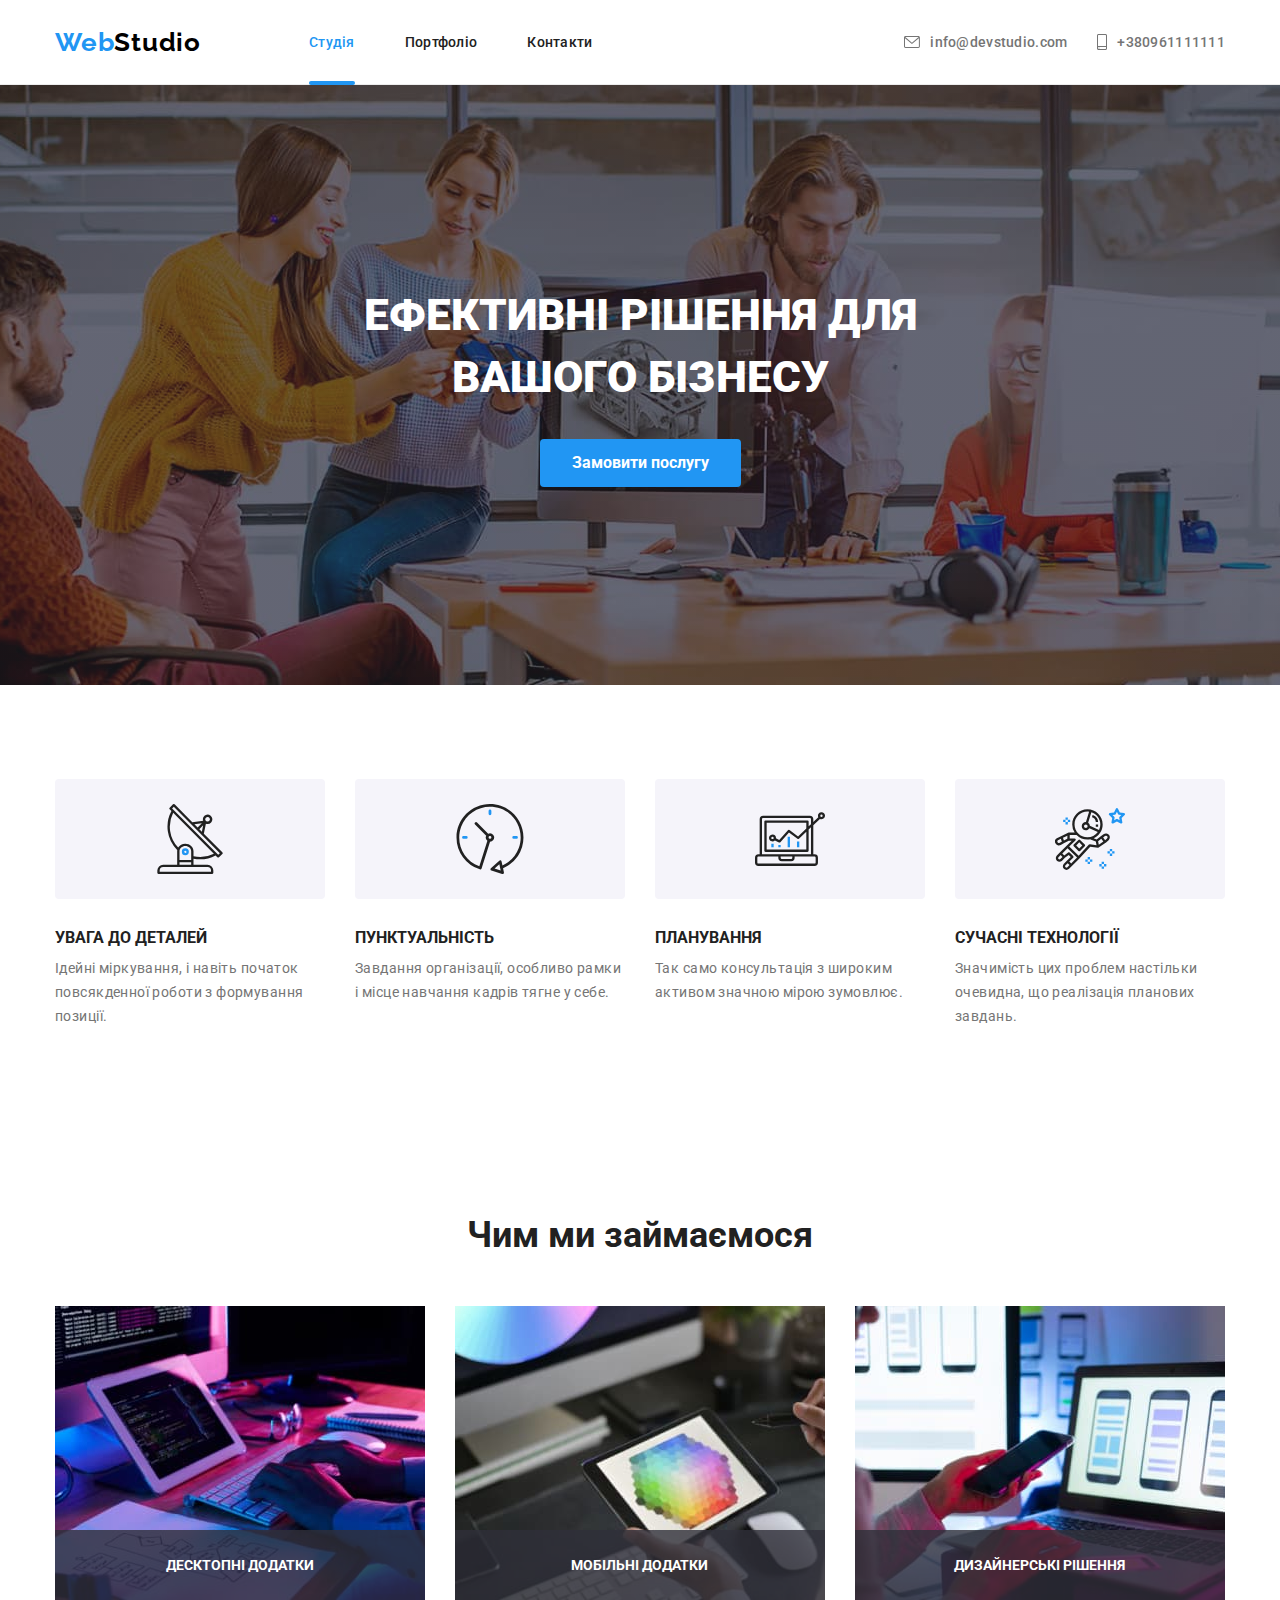
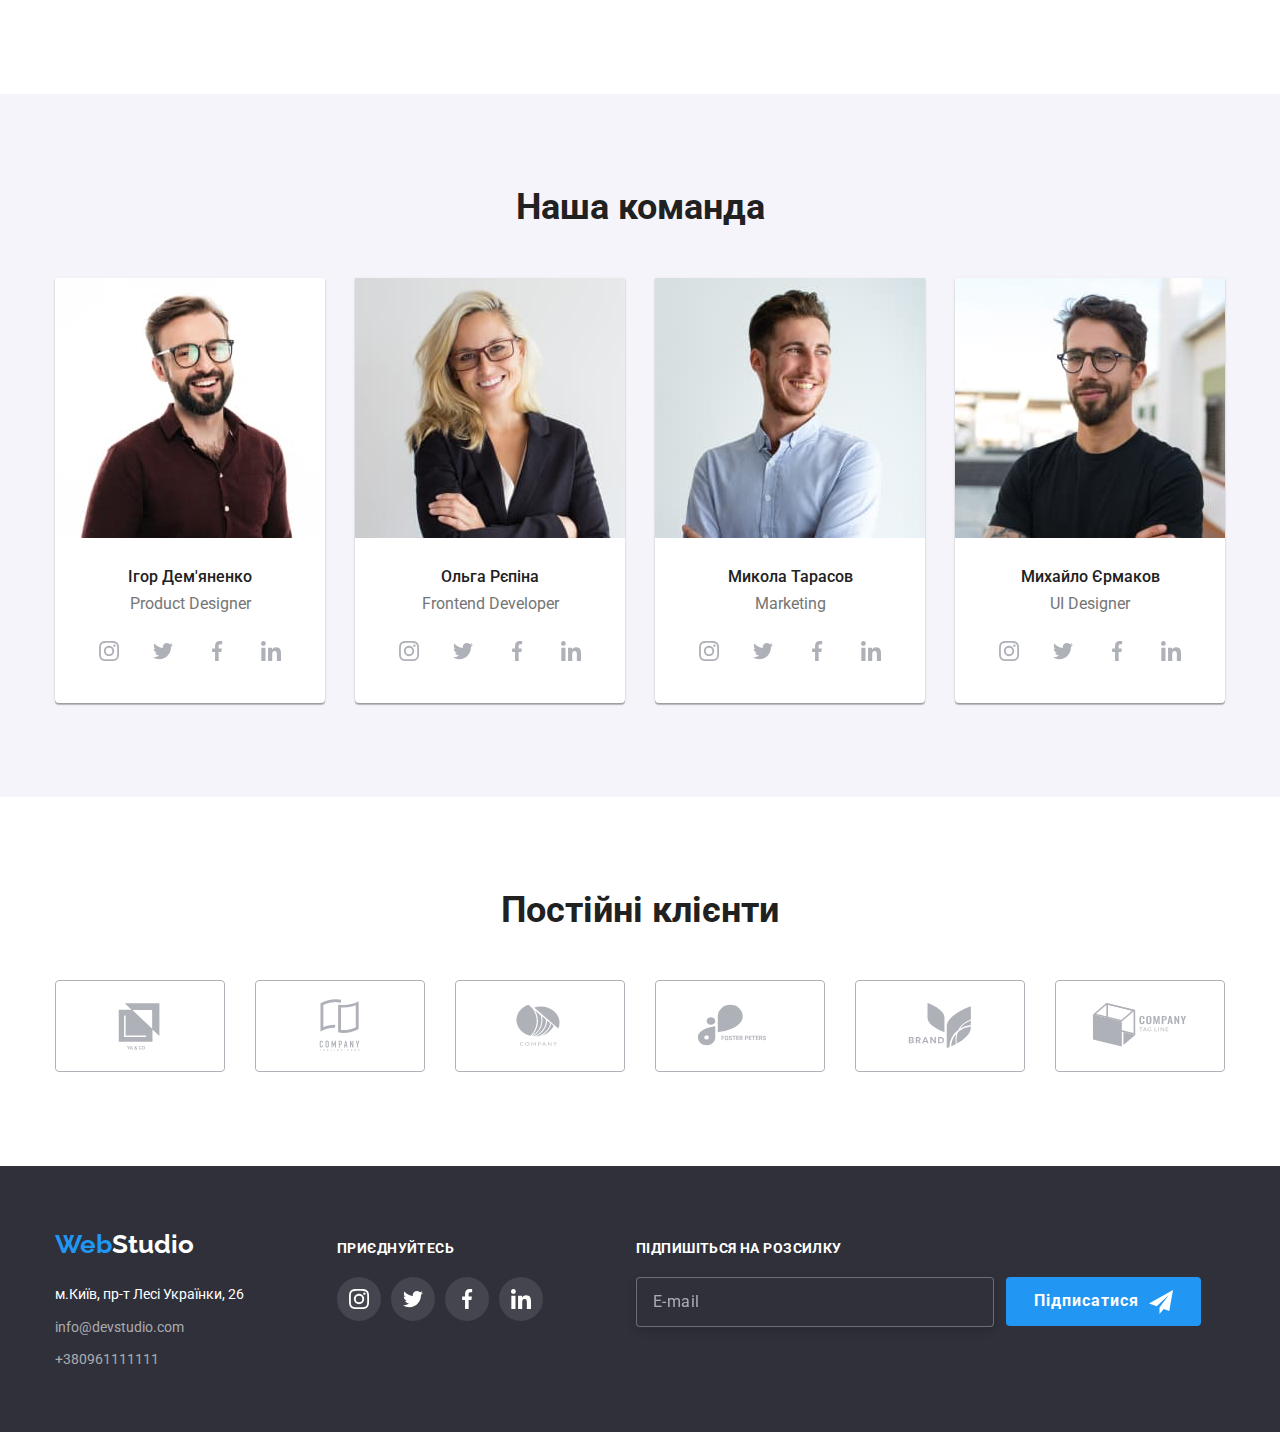
<file: index.html>
<!DOCTYPE html>
<html lang="uk">
  <head>
    <meta charset="UTF-8" />
    <meta http-equiv="X-UA-Compatible" content="IE=edge" />
    <meta name="viewport" content="width=device-width, initial-scale=1.0" />
    <title>WebStudio</title>
    <link
      rel="stylesheet"
      href="https://cdnjs.cloudflare.com/ajax/libs/modern-normalize/1.1.0/modern-normalize.min.css"
    />
    
    <link rel="preconnect" href="https://fonts.googleapis.com" />
    <link rel="preconnect" href="https://fonts.gstatic.com" crossorigin />
    <link
      href="https://fonts.googleapis.com/css2?family=Raleway:wght@700&family=Roboto:wght@400;500;700;900&display=swap"
      rel="stylesheet"
    />
    <link rel="stylesheet" href="./css/main.min.css" />
  </head>
  <body>
    <header>
      <div class="container">
        <div class="header">
          <nav class="header__nav">
            <a href="./index.html" class="logo"
              ><span>Web</span>Studio</a
            >
            <ul class="header__menu">
              <li>
                <a href="./index.html" class="header__link header__link--current"
                  >Студія</a
                >
              </li>
              <li>
                <a href="./portfolio.html" class="header__link">Портфоліо</a>
              </li>
              <li>
                <a href="#" class="header__link">Контакти</a>
              </li>
            </ul>
          </nav>

          <ul class="contacts-header">
            <li>
              <a href="#" class="contacts-header__link">
                <svg width="16" height="12" class="contacts-header__icon">
                  <use href="./images/icons.svg#icon-envelope1"></use>
                </svg>
                info@devstudio.com</a
              >
            </li>
            <li>
              <a href="#" class="contacts-header__link">
                <svg width="10" height="16" class="contacts-header__icon">
                  <use href="./images/icons.svg#icon-smartphone1"></use>
                </svg>
                +380961111111</a
              >
            </li>
          </ul>
        </div>
      </div>
    </header>
    <main>
      <!--hero section-->
      <section class="main">
        <div class="container">
          <h1 class="main__text">
            Ефективні рішення для вашого бізнесу
          </h1>
          <button class="button" type="button" data-modal-open>
            Замовити послугу
          </button>
        </div>
      </section>
      <!--advantages-->
      <section class="section">
        <div class="container">
          <h2 class="visually--hidden">Наші особливості</h2>
          <ul class="advantages">
            <li class="advantages__list">
              <div class="advantages__img">
                <svg width="70" height="70">
                  <use href="./images/icons.svg#icon-antenna"></use>
                </svg>
              </div>
              <h3 class="advantages__title">Увага до деталей</h3>
              <p class="advantages__desc">
                Ідейні міркування, і навіть початок повсякденної роботи з
                формування позиції.
              </p>
            </li>

            <li class="advantages__list">
              <div class="advantages__img">
                <svg width="70" height="70">
                  <use href="./images/icons.svg#icon-clock"></use>
                </svg>
              </div>
              <h3 class="advantages__title">Пунктуальність</h3>
              <p class="advantages__desc">
                Завдання організації, особливо рамки і місце навчання кадрів
                тягне у себе.
              </p>
            </li>

            <li class="advantages__list">
              <div class="advantages__img">
                <svg width="70" height="70">
                  <use href="./images/icons.svg#icon-diagram"></use>
                </svg>
              </div>
              <h3 class="advantages__title">Планування</h3>
              <p class="advantages__desc">
                Так само консультація з широким активом значною мірою зумовлює.
              </p>
            </li>

            <li class="advantages__list">
              <div class="advantages__img">
                <svg width="70" height="70">
                  <use href="./images/icons.svg#icon-astronaut"></use>
                </svg>
              </div>
              <h3 class="advantages__title">Сучасні технології</h3>
              <p class="advantages__desc">
                Значимість цих проблем настільки очевидна, що реалізація
                планових завдань.
              </p>
            </li>
          </ul>
        </div>
      </section>
      <!--what are we doing-->
      <section class="section activity">
        <div class="container">
          <h2 class="caption">Чим ми займаємося</h2>
          <ul class="activity__list">
            <li class="activity__img">
              <div class="activity__overlay">
                <img src="./images/img1.jpg" alt="планшет клавіатура руки" />
                <p class="activity__desc">десктопні додатки</p>
              </div>
            </li>
            <li class="activity__img">
              <div class="activity__overlay">
                <img src="./images/img2.jpg" alt="телефон ноутбук" />
                <p class="activity__desc">мобільні додатки</p>
              </div>
            </li>
            <li class="activity__img">
              <div class="activity__overlay">
                <img
                  src="./images/img3.jpg"
                  alt="планшет комп'ютор кольорова схема"
                />
                <p class="activity__desc">дизайнерські рішення</p>
              </div>
            </li>
          </ul>
        </div>
      </section>
      <!--our team-->
      <section class="team section">
        <div class="container">
          <h2 class="caption">Наша команда</h2>
          <ul class="team__list">
            <li class="team__item">
              <img
                src="./images/img2_1.jpg"
                alt="усміхнений хлопець в окулярах з бородою"
              />
              <div class="member">
                <h3 class="member__title">Ігор Дем'яненко</h3>
                <p class="member__desc">Product Designer</p>
                <div>
                  <ul class="member-socials">
                    <li>
                      <a href="#" class="member-socials__link">
                        <svg width="20" height="20">
                          <use href="./images/icons.svg#icon-instagram"></use>
                        </svg>
                      </a>
                    </li>
                    <li>
                      <a href="#" class="member-socials__link">
                        <svg width="20" height="20">
                          <use href="./images/icons.svg#icon-twitter"></use>
                        </svg>
                      </a>
                    </li>
                    <li>
                      <a href="#" class="member-socials__link">
                        <svg width="20" height="20">
                          <use href="./images/icons.svg#icon-facebook"></use>
                        </svg>
                      </a>
                    </li>
                    <li>
                      <a href="#" class="member-socials__link">
                        <svg width="20" height="20">
                          <use href="./images/icons.svg#icon-linkedin"></use>
                        </svg>
                      </a>
                    </li>
                  </ul>
                </div>
              </div>
            </li>

            <li class="team__item">
              <img
                src="./images/img2_2.jpg"
                alt="усміхнена дівчина в окулярах"
              />
              <div class="member">
                <h3 class="member__title">Ольга Рєпіна</h3>
                <p class="member__desc">Frontend Developer</p>
                <div>
                  <ul class="member-socials">
                    <li>
                      <a href="#" class="member-socials__link">
                        <svg widht="20" height="20">
                          <use href="./images/icons.svg#icon-instagram"></use>
                        </svg>
                      </a>
                    </li>
                    <li>
                      <a href="#" class="member-socials__link">
                        <svg widht="20" height="20">
                          <use href="./images/icons.svg#icon-twitter"></use>
                        </svg>
                      </a>
                    </li>
                    <li>
                      <a href="#" class="member-socials__link">
                        <svg widht="20" height="20">
                          <use href="./images/icons.svg#icon-facebook"></use>
                        </svg>
                      </a>
                    </li>
                    <li>
                      <a href="#" class="member-socials__link">
                        <svg widht="20" height="20">
                          <use href="./images/icons.svg#icon-linkedin"></use>
                        </svg>
                      </a>
                    </li>
                  </ul>
                </div>
              </div>
            </li>

            <li class="team__item">
              <img src="./images/img2_3.jpg" alt="усміхнений хлопець" />

              <div class="member">
                <h3 class="member__title">Микола Тарасов</h3>
                <p class="member__desc">Marketing</p>
                <div>
                  <ul class="member-socials">
                    <li>
                      <a href="#" class="member-socials__link">
                        <svg widht="20" height="20">
                          <use href="./images/icons.svg#icon-instagram"></use>
                        </svg>
                      </a>
                    </li>
                    <li>
                      <a href="#" class="member-socials__link">
                        <svg widht="20" height="20">
                          <use href="./images/icons.svg#icon-twitter"></use>
                        </svg>
                      </a>
                    </li>
                    <li>
                      <a href="#" class="member-socials__link">
                        <svg widht="20" height="20">
                          <use href="./images/icons.svg#icon-facebook"></use>
                        </svg>
                      </a>
                    </li>
                    <li>
                      <a href="#" class="member-socials__link">
                        <svg widht="20" height="20">
                          <use href="./images/icons.svg#icon-linkedin"></use>
                        </svg>
                      </a>
                    </li>
                  </ul>
                </div>
              </div>
            </li>

            <li class="team__item">
              <img
                src="./images/img2_4.jpg"
                alt="не дуже усміхнений хлопець в окулярах"
              />
              <div class="member">
                <h3 class="member__title">Михайло Єрмаков</h3>
                <p class="member__desc">UI Designer</p>
                <div>
                  <ul class="member-socials">
                    <li>
                      <a href="#" class="member-socials__link">
                        <svg widht="20" height="20">
                          <use href="./images/icons.svg#icon-instagram"></use>
                        </svg>
                      </a>
                    </li>
                    <li>
                      <a href="#" class="member-socials__link">
                        <svg widht="20" height="20">
                          <use href="./images/icons.svg#icon-twitter"></use>
                        </svg>
                      </a>
                    </li>
                    <li>
                      <a href="#" class="member-socials__link">
                        <svg widht="20" height="20">
                          <use href="./images/icons.svg#icon-facebook"></use>
                        </svg>
                      </a>
                    </li>
                    <li>
                      <a href="#" class="member-socials__link">
                        <svg widht="20" height="20">
                          <use href="./images/icons.svg#icon-linkedin"></use>
                        </svg>
                      </a>
                    </li>
                  </ul>
                </div>
              </div>
            </li>
          </ul>
        </div>
      </section>
      <!--clints-->
      <section class="section">
        <div class="container">
          <h2 class="caption">Постійні клієнти</h2>
          <ul class="clients">
            <li class="clients__item">
              <a href="#" class="clients__icon">
                <svg width="106" height="60">
                  <use href="./images/icons.svg#icon-client1"></use>
                </svg>
              </a>
            </li>
            <li class="clients__item">
              <a href="#" class="clients__icon">
                <svg width="106" height="60">
                  <use href="./images/icons.svg#icon-client2"></use>
                </svg>
              </a>
            </li>
            <li class="clients__item">
              <a href="#" class="clients__icon">
                <svg width="106" height="60">
                  <use href="./images/icons.svg#icon-client3"></use>
                </svg>
              </a>
            </li>
            <li class="clients__item">
              <a href="#" class="clients__icon">
                <svg width="106" height="60">
                  <use href="./images/icons.svg#icon-client4"></use>
                </svg>
              </a>
            </li>
            <li class="clients__item">
              <a href="#" class="clients__icon">
                <svg width="106" height="60">
                  <use href="./images/icons.svg#icon-client5"></use>
                </svg>
              </a>
            </li>
            <li class="clients__item">
              <a href="#" class="clients__icon">
                <svg width="106" height="60">
                  <use href="./images/icons.svg#icon-client6"></use>
                </svg>
              </a>
            </li>
          </ul>
        </div>
      </section>
    </main>
    <footer>
      <div class="container feedback-container">
        <div class="contacts-block">
          <a href="./index.html" class="logo-footer">
            <span>Web</span>Studio</a
          >
          <address>
            <ul class="contacts-footer">
              <li class="contacts-footer__element">
                <a
                  href="https://goo.gl/maps/1QqmrfdniTkJALDH8"
                  target="_blank"
                  rel="noopener noreferrer nofollow"
                  class="map"
                  >м.Київ, пр-т Лесі Українки, 26</a
                >
              </li>
              <li class="contacts-footer__element">
                <a href="#" class="contacts">info@devstudio.com</a>
              </li>
              <li class="contacts-footer__element">
                <a href="#" class="contacts">+380961111111</a>
              </li>
            </ul>
          </address>
        </div>
        <div class="socials">
          <p class="socials__title">приєднуйтесь</p>
          <ul class="socials__list">
            <li>
              <a href="#" class="socials__link">
                <svg widht="20" height="20">
                  <use href="./images/icons.svg#icon-instagram"></use>
                </svg>
              </a>
            </li>
            <li>
              <a href="#" class="socials__link">
                <svg widht="20" height="20">
                  <use href="./images/icons.svg#icon-twitter"></use>
                </svg>
              </a>
            </li>
            <li>
              <a href="#" class="socials__link">
                <svg widht="20" height="20">
                  <use href="./images/icons.svg#icon-facebook"></use>
                </svg>
              </a>
            </li>
            <li>
              <a href="#" class="socials__link">
                <svg widht="20" height="20">
                  <use href="./images/icons.svg#icon-linkedin"></use>
                </svg>
              </a>
            </li>
          </ul>
        </div>
        
        <div class="feedback">
          <p class="feedback__title">Підпишіться на розсилку</p>
            <form  class="form" name="footer-form" autocomplete="on">
             <label for="email-footer"></label>
              
                  <input
                  class="form__input"
                  id="email-footer"
                  type="text"
                  name="email-footer"
                  placeholder="E-mail"
                  />
              
                <button class="submit-button button" type="submit">Підписатися
                  <svg class="form__icon" widht="24" height="24">
                    <use href="./images/icons.svg#icon-send"></use>
                  </svg>
                </button>
            </form>
        </div>
       
      </div>

      
    </footer>

    <div class="backdrop is-hidden" data-modal>
      <div class="modal">
        <div class="modal__container">
          <h3 class="modal__title" >Залиште свої дані, ми вам передзвонимо</h3>
          <button type="button" class="button-close" data-modal-close>
            <svg class="icon" widht="18" height="18">
              <use href="./images/icons.svg#icon-close-black"></use>
            </svg>
          </button>
          <form name="contact-form" autocomplete="on">
            <label class="row__label" for="user-name">Ім'я</label>
            <div class="row">
              <input
                class="row__input"
                id="user-name"
                type="text"
                name="user-name"
              />
              <svg class="row__icon" widht="18" height="18">
                <use href="./images/icons.svg#icon-user"></use>
              </svg>
            </div>

            <label class="row__label" for="user-tel">Телефон</label>
            <div class="row">
              <input
                class="row__input"
                id="user-tel"
                type="tel"
                name="user-tel"
              />
              <svg class="row__icon" widht="18" height="18">
                <use href="./images/icons.svg#icon-phone"></use>
              </svg>
            </div>

            <label class="row__label" for="user-email">Пошта</label>
            <div class="row">
              <input
                class="row__input"
                id="user-email"
                type="text"
                name="user-email"
              />
              <svg class="row__icon" widht="18" height="18">
                <use href="./images/icons.svg#icon-email"></use>
              </svg>
            </div>

            <label class="row__label" for="user-comment">Коментар</label>
            <div class="row">
              <textarea
                class="row__textarea"
                name="user-comment"
                id="user-comment"
                placeholder="Введіть текст"
              ></textarea>
            </div>
            <div class="row__checkbox checkbox">
              

            <label  for="terms-checkbox">
            <input
              class="checkbox__input"
              id="terms-checkbox"
              type="checkbox"
              name="terms-checkbox" 
            />
              <svg class="checkbox__icon" widht="16" height="15">
                <use href="./images/icons.svg#icon-check"></use>
              </svg>
              Погоджуюся з розсилкою та приймаю
              <a href="#" class="modal__link">Умови договору</a>
              </label
            >
          </div>
            

            <button class="modal__button--submit button" type="submit">Відправити</button>
          </form>
        </div>
      </div>
    </div>

    <script src="./modal.js"></script>
  </body>
</html>
</file>
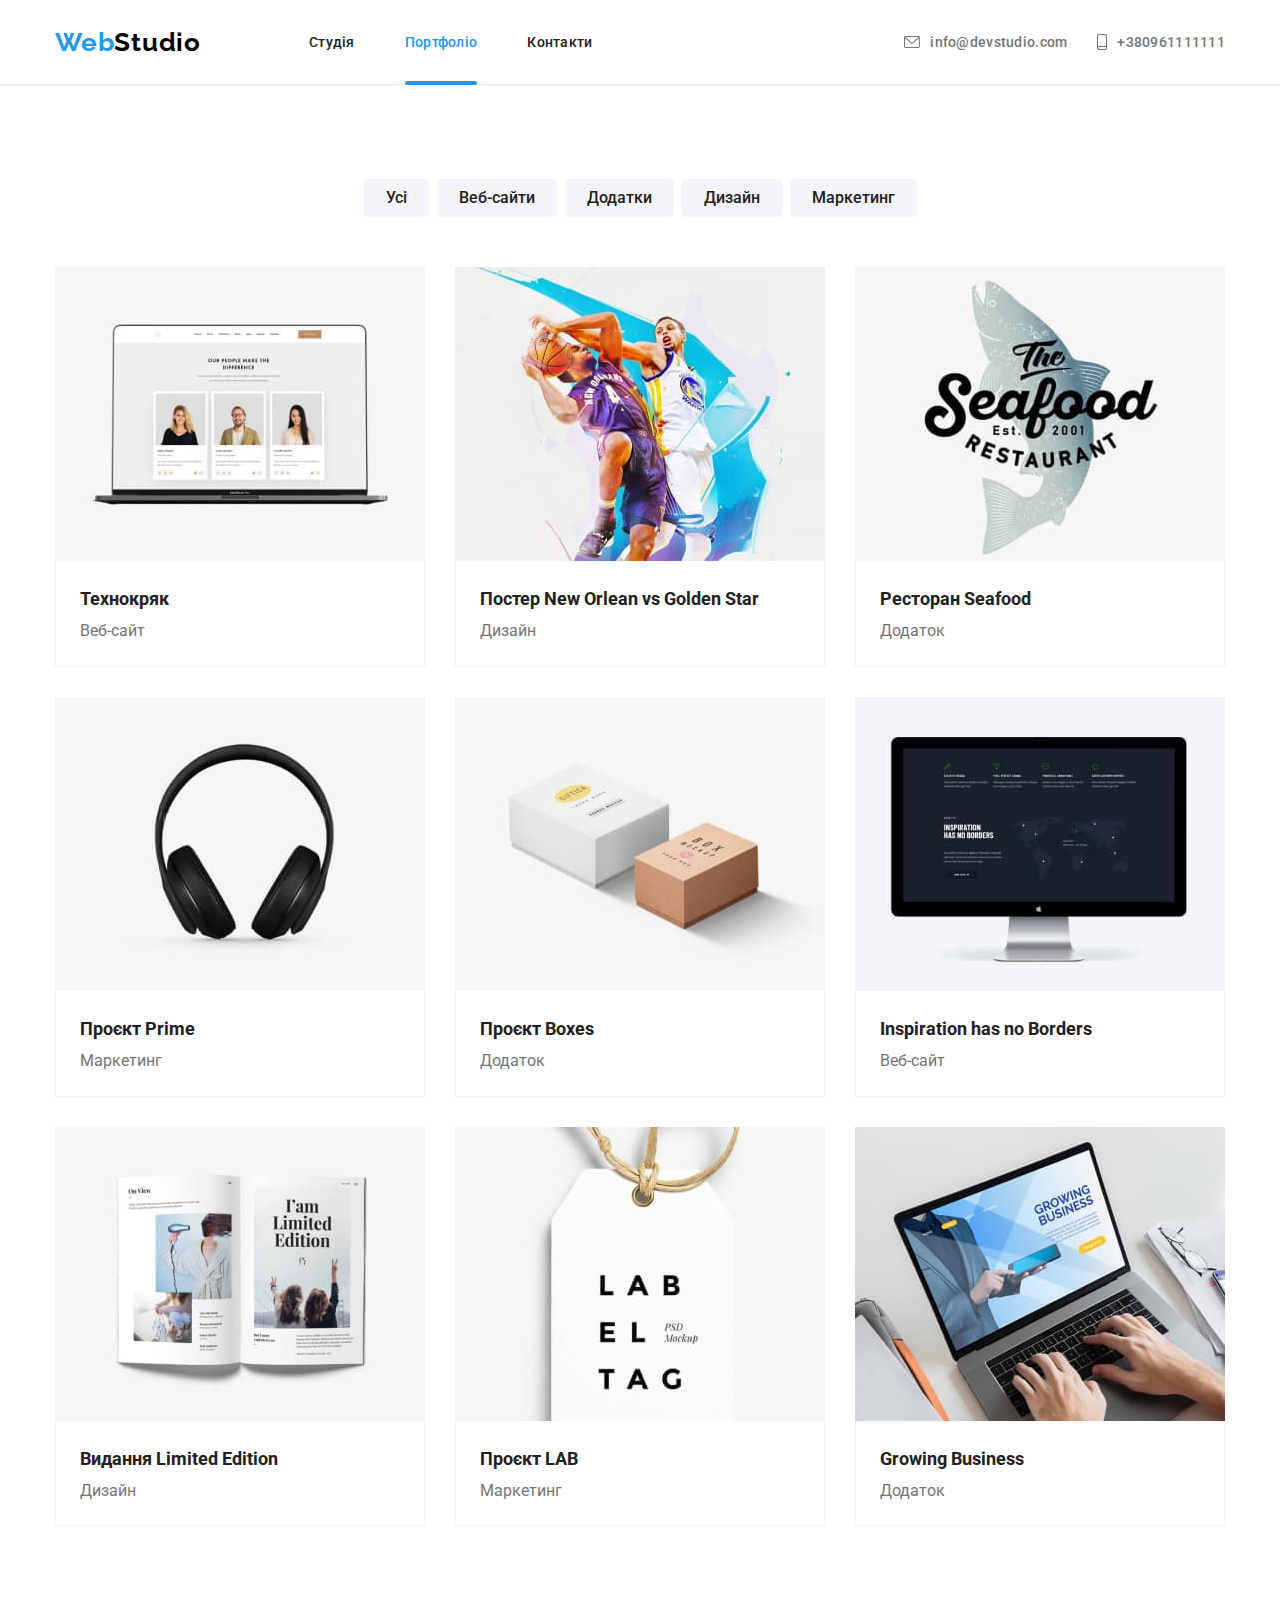
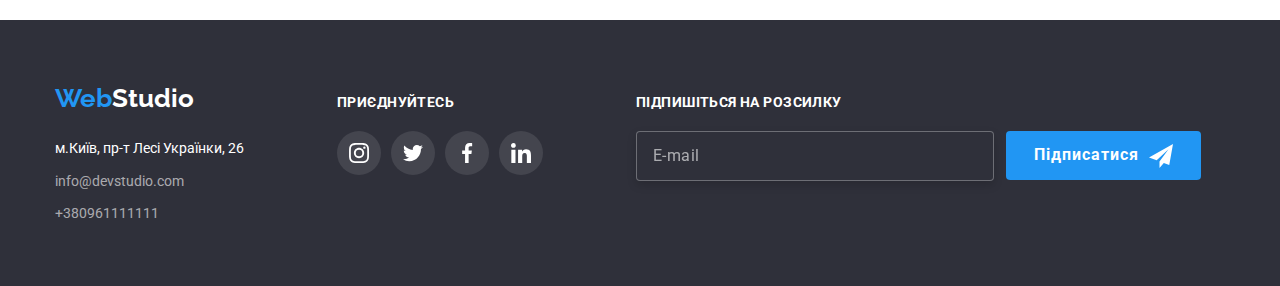
<file: portfolio.html>
<!DOCTYPE html>
<html lang="en">
  <head>
    <meta charset="UTF-8" />
    <meta http-equiv="X-UA-Compatible" content="IE=edge" />
    <meta name="viewport" content="width=device-width, initial-scale=1.0" />
    <title>Portfolio</title>
    <link
      rel="stylesheet"
      href="https://cdnjs.cloudflare.com/ajax/libs/modern-normalize/1.1.0/modern-normalize.min.css"
    />
    
    <link rel="preconnect" href="https://fonts.googleapis.com" />
    <link rel="preconnect" href="https://fonts.gstatic.com" crossorigin />
    <link
      href="https://fonts.googleapis.com/css2?family=Raleway:wght@700&family=Roboto:wght@400;500;700;900&display=swap"
      rel="stylesheet"
    />
    <link rel="stylesheet" href="./css/main.min.css" />
  </head>
  <body>
    <header>
      <div class="container">
        <div class="header">
          <nav class="header__nav">
            <a href="./index.html" class="logo"
              ><span>Web</span>Studio</a
            >
            <ul class="header__menu">
              <li>
                <a href="./index.html" class="header__link">Студія</a>
              </li>
              <li>
                <a href="./portfolio.html" class="header__link header__link--current"
                  >Портфоліо</a
                >
              </li>
              <li>
                <a href="#" class="header__link">Контакти</a>
              </li>
            </ul>
          </nav>
          <ul class="contacts-header">
            <li>
              <a href="#" class="contacts-header__link">
                <svg width="16" height="12" class="contacts-header__icon">
                  <use href="./images/icons.svg#icon-envelope1"></use>
                </svg>
                info@devstudio.com</a
              >
            </li>
            <li>
              <a href="#" class="contacts-header__link">
                <svg width="10" height="16" class="contacts-header__icon">
                  <use href="./images/icons.svg#icon-smartphone1"></use>
                </svg>
                +380961111111</a
              >
            </li>
          </ul>
        </div>
      </div>
    </header>
    <main>
      <section class="section">
        <div class="container">
          <h1 class="visually--hidden">Портфоліо</h1>
          <div class="filter">
            <ul class="filter__buttons">
              <li>
                <button class="button-portfolio" type="button">
                  Усі
                </button>
              </li>
              <li>
                <button class="button-portfolio" type="button">
                  Веб-сайти
                </button>
              </li>
              <li>
                <button class="button-portfolio" type="button">
                  Додатки
                </button>
              </li>
              <li>
                <button class="button-portfolio" type="button">
                  Дизайн
                </button>
              </li>
              <li>
                <button class="button-portfolio" type="button">
                  Маркетинг
                </button>
              </li>
            </ul>
          </div>
        </div>
        <!-- Приклади робіт -->
        <div class="container">
          <ul class="set">
            <li class="project">
              <a href="#" class="project__link">
                <div class="project__img">
                  <img
                    src="./images/portfolio/img1pr.jpg"
                    alt="ноутбук з зображенням команди"
                    width="370"
                    height="294"
                  />
                  <div class="project__overlay">
                    <p class="project__text">
                      Ресурс пропонує комплексні пропозиції з різним рівнем
                      функціоналу та сервісів. Все це дозволить відвідувачу
                      отримати вичерпні відомості про компанію чи приватну
                      особу.
                    </p>
                  </div>
                </div>
                <div class="project__content">
                  <h2 class="project__name">Технокряк</h2>
                  <p class="project__type">Веб-сайт</p>
                </div>
              </a>
            </li>
            <li class="project">
              <a href="#" class="project__link">
                <div class="project__img">
                  <img
                    src="./images/portfolio/img2pr.jpg"
                    alt="постер баскетболісти"
                    width="370"
                    height="294"
                  />
                  <div class="project__overlay">
                    <p class="project__text">
                      Ресурс пропонує комплексні пропозиції з різним рівнем
                      функціоналу та сервісів. Все це дозволить відвідувачу
                      отримати вичерпні відомості про компанію чи приватну
                      особу.
                    </p>
                  </div>
                </div>
                <div class="project__content">
                  <h2 class="project__name">
                    Постер New Orlean vs Golden Star
                  </h2>
                  <p class="project__type">Дизайн</p>
                </div>
              </a>
            </li>
            <li class="project">
              <a href="#" class="project__link">
                <div class="project__img">
                  <img
                    src="./images/portfolio/img3pr.jpg"
                    alt="риба емблема"
                    width="370"
                    height="294"
                  />
                  <div class="project__overlay">
                    <p class="project__text">
                      Ресурс пропонує комплексні пропозиції з різним рівнем
                      функціоналу та сервісів. Все це дозволить відвідувачу
                      отримати вичерпні відомості про компанію чи приватну
                      особу.
                    </p>
                  </div>
                </div>
                <div class="project__content">
                  <h2 class="project__name">Ресторан Seafood</h2>
                  <p class="project__type">Додаток</p>
                </div>
              </a>
            </li>
            <li class="project">
              <a href="#" class="project__link">
                <div class="project__img">
                  <img
                    src="./images/portfolio/img4pr.jpg"
                    alt="чорні навушники"
                    width="370"
                    height="294"
                  />
                  <div class="project__overlay">
                    <p class="project__text">
                      Ресурс пропонує комплексні пропозиції з різним рівнем
                      функціоналу та сервісів. Все це дозволить відвідувачу
                      отримати вичерпні відомості про компанію чи приватну
                      особу.
                    </p>
                  </div>
                </div>
                <div class="project__content">
                  <h2 class="project__name">Проєкт Prime</h2>
                  <p class="project__type">Маркетинг</p>
                </div>
              </a>
            </li>
            <li class="project">
              <a href="#" class="project__link">
                <div class="project__img">
                  <img
                    src="./images/portfolio/img5pr.jpg"
                    alt="Коробки дві одна біла інша крафтова"
                    width="370"
                    height="294"
                  />
                  <div class="project__overlay">
                    <p class="project__text">
                      Ресурс пропонує комплексні пропозиції з різним рівнем
                      функціоналу та сервісів. Все це дозволить відвідувачу
                      отримати вичерпні відомості про компанію чи приватну
                      особу.
                    </p>
                  </div>
                </div>
                <div class="project__content">
                  <h2 class="project__name">Проєкт Boxes</h2>
                  <p class="project__type">Додаток</p>
                </div>
              </a>
            </li>
            <li class="project">
              <a href="#" class="project__link">
                <div class="project__img">
                  <img
                    src="./images/portfolio/img6pr.jpg"
                    alt="монітор з зображенням сайту"
                    width="370"
                    height="294"
                  />
                  <div class="project__overlay">
                    <p class="project__text">
                      Ресурс пропонує комплексні пропозиції з різним рівнем
                      функціоналу та сервісів. Все це дозволить відвідувачу
                      отримати вичерпні відомості про компанію чи приватну
                      особу.
                    </p>
                  </div>
                </div>
                <div class="project__content">
                  <h2 class="project__name">Inspiration has no Borders</h2>
                  <p class="project__type">Веб-сайт</p>
                </div>
              </a>
            </li>
            <li class="project">
              <a href="#" class="project__link">
                <div class="project__img">
                  <img
                    src="./images/portfolio/img7pr.jpg"
                    alt="розгорнутий журнал"
                    width="370"
                    height="294"
                  />
                  <div class="project__overlay">
                    <p class="project__text">
                      Ресурс пропонує комплексні пропозиції з різним рівнем
                      функціоналу та сервісів. Все це дозволить відвідувачу
                      отримати вичерпні відомості про компанію чи приватну
                      особу.
                    </p>
                  </div>
                </div>
                <div class="project__content">
                  <h2 class="project__name">Видання Limited Edition</h2>
                  <p class="project__type">Дизайн</p>
                </div>
              </a>
            </li>
            <li class="project">
              <a href="#" class="project__link">
                <div class="project__img">
                  <img
                    src="./images/portfolio/img8pr.jpg"
                    alt="етикетка біла з написами"
                    width="370"
                    height="294"
                  />
                  <div class="project__overlay">
                    <p class="project__text">
                      Ресурс пропонує комплексні пропозиції з різним рівнем
                      функціоналу та сервісів. Все це дозволить відвідувачу
                      отримати вичерпні відомості про компанію чи приватну
                      особу.
                    </p>
                  </div>
                </div>
                <div class="project__content">
                  <h2 class="project__name">Проєкт LAB</h2>
                  <p class="project__type">Маркетинг</p>
                </div>
              </a>
            </li>
            <li class="project">
              <a href="#" class="project__link">
                <div class="project__img">
                  <img
                    src="./images/portfolio/img9pr.jpg"
                    alt="ноутбук руки зображення людини"
                    width="370"
                    height="294"
                  />
                  <div class="project__overlay">
                    <p class="project__text">
                      Ресурс пропонує комплексні пропозиції з різним рівнем
                      функціоналу та сервісів. Все це дозволить відвідувачу
                      отримати вичерпні відомості про компанію чи приватну
                      особу.
                    </p>
                  </div>
                </div>
                <div class="project__content">
                  <h2 class="project__name">Growing Business</h2>
                  <p class="project__type">Додаток</p>
                </div>
              </a>
            </li>
          </ul>
        </div>
      </section>
    </main>
    <footer>
      <div class="container feedback-container">
        <div class="сontacts-block">
          <a href="./index.html" class="logo-footer">
            <span>Web</span>Studio</a
          >
          <address>
            <ul class="contacts-footer">
              <li class="contacts-footer__element">
                <a
                  href="https://goo.gl/maps/1QqmrfdniTkJALDH8"
                  target="_blank"
                  rel="noopener noreferrer nofollow"
                  class="map"
                  >м.Київ, пр-т Лесі Українки, 26</a
                >
              </li>
              <li class="contacts-footer__element">
                <a href="#" class="contacts">info@devstudio.com</a>
              </li>
              <li class="contacts-footer__element">
                <a href="#" class="contacts">+380961111111</a>
              </li>
            </ul>
          </address>
        </div>
        <div class="socials">
          <p class="socials__title">приєднуйтесь</p>
          <ul class="socials__list">
            <li>
              <a href="#" class="socials__link">
                <svg widht="20" height="20">
                  <use href="./images/icons.svg#icon-instagram"></use>
                </svg>
              </a>
            </li>
            <li>
              <a href="#" class="socials__link">
                <svg widht="20" height="20">
                  <use href="./images/icons.svg#icon-twitter"></use>
                </svg>
              </a>
            </li>
            <li>
              <a href="#" class="socials__link">
                <svg widht="20" height="20">
                  <use href="./images/icons.svg#icon-facebook"></use>
                </svg>
              </a>
            </li>
            <li>
              <a href="#" class="socials__link">
                <svg widht="20" height="20">
                  <use href="./images/icons.svg#icon-linkedin"></use>
                </svg>
              </a>
            </li>
          </ul>
        </div>
        
        <div class="feedback">
          <p class="feedback__title">Підпишіться на розсилку</p>
            <form  class="form" name="footer-form" autocomplete="on">
             <label for="email-footer"></label>
              
                  <input
                  class="form__input"
                  id="email-footer"
                  type="text"
                  name="email-footer"
                  placeholder="E-mail"
                  />
              
                <button class="submit-button button" type="submit">Підписатися
                  <svg class="form__icon" widht="24" height="24">
                    <use href="./images/icons.svg#icon-send"></use>
                  </svg>
                </button>
            </form>
        </div>
       
      </div>
    </footer>
  </body>
</html>
</file>
<file: css/main.min.css>
:root{--color-brand: #2196f3;--color-background: #ffff;--color-text-primary: #212121;--color-text-secondary: #757575;--color-icon-background: rgba(255, 255, 255, 0.1);--color-icon: #afb1b8;--projects-set-gap: 30px;--timing-function: 250ms cubic-bezier(0.4, 0, 0.2, 1)}.visually--hidden{position:absolute;white-space:nowrap;width:1px;height:1px;overflow:hidden;border:0;padding:0;clip:rect(0 0 0 0);-webkit-clip-path:inset(50%);clip-path:inset(50%);margin:-1px}*{margin:0;padding:0;-webkit-box-sizing:border-box;box-sizing:border-box}body{color:var(--color-text-primary);font-family:"Roboto",sans-serif;font-size:14px;font-weight:400;background-color:var(--color-background)}img{display:block;max-width:100%;height:auto}ul{list-style:none}header{border-bottom:1px solid #ececec}.backdrop{position:fixed;top:0;left:0;width:100%;height:100%;z-index:1;background-color:rgba(0,0,0,.2);opacity:1;-webkit-transition:opacity var(--timing-function),visibility var(--timing-function);transition:opacity var(--timing-function),visibility var(--timing-function)}.backdrop.is-hidden{opacity:0;pointer-events:none;visibility:hidden}.backdrop.is-hidden .modal{-webkit-transform:translate(-50%, -50%) scale(0.5);transform:translate(-50%, -50%) scale(0.5)}.button{display:block;margin:30px auto;padding:10px 32px 10px 32px;color:#fff;background-color:#2196f3;font-family:"Roboto",sans-serif;font-size:16px;font-weight:700;line-height:1.8;border:1px;cursor:pointer;border-radius:4px;-webkit-transition:background-color var(--timing-function);transition:background-color var(--timing-function)}.button:hover,.button:focus{background-color:#188ce8}.submit-button{display:-webkit-box;display:-ms-flexbox;display:flex;-webkit-box-align:center;-ms-flex-align:center;align-items:center;gap:10px;margin:0 0 0 12px;padding:10px 28px 10px 28px;font-size:16px;font-weight:700;line-height:1.8;letter-spacing:.06em}.button-close{position:absolute;display:-webkit-box;display:-ms-flexbox;display:flex;-webkit-box-align:center;-ms-flex-align:center;align-items:center;-webkit-box-pack:center;-ms-flex-pack:center;justify-content:center;top:8px;right:8px;width:30px;height:30px;background-color:var(--color-background);border-radius:50%;border:1px solid rgba(0,0,0,.1);cursor:pointer}.icon{width:18px;height:18px;background-color:var(--color-background);fill:currentColor;-webkit-transition:color var(--timing-function);transition:color var(--timing-function)}.icon:hover,.icon:focus{color:var(--color-brand)}.modal__button--submit{margin:0 auto;padding:10px 52px 10px 52px}.filter__buttons{display:-webkit-box;display:-ms-flexbox;display:flex;-webkit-box-pack:center;-ms-flex-pack:center;justify-content:center;-webkit-box-align:center;-ms-flex-align:center;align-items:center;gap:8px;margin-bottom:50px}.button-portfolio{color:var(--color-text-primary);background-color:#f5f4fa;font-family:"Roboto",sans-serif;font-size:16px;font-weight:500;line-height:1.6;cursor:pointer;border-radius:4px;text-align:center;border:0;padding:6px 22px;-webkit-transition:color var(--timing-function),background-color var(--timing-function),-webkit-box-shadow var(--timing-function);transition:color var(--timing-function),background-color var(--timing-function),-webkit-box-shadow var(--timing-function);transition:color var(--timing-function),background-color var(--timing-function),box-shadow var(--timing-function);transition:color var(--timing-function),background-color var(--timing-function),box-shadow var(--timing-function),-webkit-box-shadow var(--timing-function)}.button-portfolio:hover,.button-portfolio:focus{color:#fff;background-color:var(--color-brand);-webkit-box-shadow:0px 3px 1px rgba(0,0,0,.1),0px 1px 2px rgba(0,0,0,.08),0px 2px 2px rgba(0,0,0,.12);box-shadow:0px 3px 1px rgba(0,0,0,.1),0px 1px 2px rgba(0,0,0,.08),0px 2px 2px rgba(0,0,0,.12)}.checkbox{display:-webkit-box;display:-ms-flexbox;display:flex;-webkit-box-pack:center;-ms-flex-pack:center;justify-content:center}.checkbox__input{-webkit-appearance:none;-moz-appearance:none;appearance:none}.checkbox__input:checked+.checkbox__icon{fill:var(--color-background);background-color:var(--color-brand);border-color:var(--color-brand)}.checkbox__icon{display:inline-block;position:relative;left:0;top:2px;width:16px;height:15px;border:1px solid var(--color-text-primary);border-radius:2px;fill:rgba(0,0,0,0);margin:0 7px 0 0}.clients{display:-webkit-box;display:-ms-flexbox;display:flex;gap:30px}.clients__item{width:calc(16.6666666667% - 25px);height:92px}.clients__icon{display:-webkit-box;display:-ms-flexbox;display:flex;-webkit-box-align:center;-ms-flex-align:center;align-items:center;-webkit-box-pack:center;-ms-flex-pack:center;justify-content:center;height:100%;width:100%;border:1px solid #afb1b8;border-radius:4px;outline:none;fill:currentColor;color:var(--color-icon);-webkit-transition:border var(--timing-function),color var(--timing-function);transition:border var(--timing-function),color var(--timing-function)}.clients__icon:hover,.clients__icon:focus{border:1px solid var(--color-brand);color:var(--color-brand)}.contacts-block{display:-webkit-box;display:-ms-flexbox;display:flex;-webkit-box-orient:vertical;-webkit-box-direction:normal;-ms-flex-direction:column;flex-direction:column;-webkit-box-align:baseline;-ms-flex-align:baseline;align-items:baseline}.contacts-footer{margin-top:20px;padding:0}.contacts-footer__element{margin:9px 0 9px 0}.contacts-footer__element:first-child{margin-top:0}.contacts-footer__element:last-child{margin-bottom:0}.map{color:#fff;font-style:normal;line-height:1.7;text-decoration:none}.contacts{color:rgba(255,255,255,.6);font-style:normal;line-height:1.7;text-decoration:none;-webkit-transition:color var(--timing-function);transition:color var(--timing-function)}.contacts:hover,.contacts:focus{color:var(--color-brand)}.contacts-header{display:-webkit-box;display:-ms-flexbox;display:flex;gap:30px}.contacts-header__link{display:-webkit-box;display:-ms-flexbox;display:flex;-webkit-box-align:center;-ms-flex-align:center;align-items:center;color:var(--color-text-secondary);font-size:14px;font-weight:500;letter-spacing:.02em;text-decoration:none;padding:32px 0;fill:currentColor;-webkit-transition:color var(--timing-function);transition:color var(--timing-function)}.contacts-header__link:hover,.contacts-header__link:focus{color:var(--color-brand)}.contacts-header__icon{margin-right:10px;-webkit-transition:color var(--color-icon) var(--timing-function);transition:color var(--color-icon) var(--timing-function)}.contacts-header__icon:hover,.contacts-header__icon:focus{fill:var(--color-brand);-webkit-transition:color var(--color-brand) var(--timing-function);transition:color var(--color-brand) var(--timing-function)}.link{text-decoration:none}.logo>span{color:var(--color-brand);font-family:"Raleway",sans-serif;font-size:26px;font-weight:700;line-height:1.4}.logo{color:#000;font-family:"Raleway",sans-serif;font-size:26px;font-weight:700;line-height:1.4;letter-spacing:.03em;text-decoration:none;padding:24px 0;display:block}.logo-footer{color:#fff;font-family:"Raleway",sans-serif;font-size:26px;font-weight:700;line-height:1.4;text-decoration:none}.logo-footer>span{color:var(--color-brand);font-family:"Raleway",sans-serif;font-size:26px;font-weight:700;line-height:1.4}.set{padding:0;margin:0;list-style:none;display:-webkit-box;display:-ms-flexbox;display:flex;-ms-flex-wrap:wrap;flex-wrap:wrap;margin-left:calc(-1*var(--projects-set-gap));margin-top:calc(-1*var(--projects-set-gap))}.socials{margin-left:93px}.socials__title{color:var(--color-background);font-size:14px;font-weight:700;line-height:1.1;text-align:left;margin-bottom:20px;letter-spacing:.03em;text-transform:uppercase}.socials__list{display:-webkit-box;display:-ms-flexbox;display:flex;-webkit-box-pack:center;-ms-flex-pack:center;justify-content:center;gap:10px}.socials__link{display:-webkit-box;display:-ms-flexbox;display:flex;-webkit-box-align:center;-ms-flex-align:center;align-items:center;-webkit-box-pack:center;-ms-flex-pack:center;justify-content:center;width:44px;height:44px;background-color:var(--color-icon-background);fill:var(--color-background);border-radius:50%;-webkit-transition:background-color var(--timing-function);transition:background-color var(--timing-function)}.socials__link:hover,.socials__link:focus{background-color:var(--color-brand)}.caption{color:var(--color-text-primary);font-size:36px;font-weight:700;line-height:1.1;text-align:center;margin-bottom:50px}.activity{padding:0px;padding-bottom:94px}.activity__list{display:-webkit-box;display:-ms-flexbox;display:flex;gap:30px}.activity__img{width:calc(33.3333333333% - 20px);position:relative}.activity__overlay{position:relative;display:-webkit-box;display:-ms-flexbox;display:flex;-webkit-box-pack:center;-ms-flex-pack:center;justify-content:center;-webkit-box-align:center;-ms-flex-align:center;align-items:center}.activity__overlay::before{display:inline-block;position:absolute;content:"";bottom:0;left:0;width:100%;height:70px;background-color:rgba(47,48,58,.8)}.activity__desc{position:absolute;color:var(--color-background);content:"";bottom:0;margin:0;font-size:14px;font-weight:700;line-height:1.1;text-transform:uppercase;text-align:center;padding:27px 0}.advantages{display:-webkit-box;display:-ms-flexbox;display:flex;gap:30px}.advantages__list{-ms-flex-preferred-size:calc(33.3333333333% - var(--projects-set-gap));flex-basis:calc(33.3333333333% - var(--projects-set-gap))}.advantages__img{display:-webkit-box;display:-ms-flexbox;display:flex;-webkit-box-align:center;-ms-flex-align:center;align-items:center;-webkit-box-pack:center;-ms-flex-pack:center;justify-content:center;height:120px;margin-bottom:30px;background-color:#f5f4fa;border-radius:4px}.advantages__title{font-size:16px;font-weight:700;line-height:1.1;text-transform:uppercase;margin-bottom:10px}.advantages__desc{color:var(--color-text-secondary);line-height:1.7;letter-spacing:.03em;max-width:270px}.container{width:100%;max-width:1200px;margin:0 auto;padding:0 15px}.section{padding-top:94px;padding-bottom:94px}.feedback-container{display:-webkit-box;display:-ms-flexbox;display:flex;-webkit-box-align:baseline;-ms-flex-align:baseline;align-items:baseline}.header{display:-webkit-box;display:-ms-flexbox;display:flex;-webkit-box-pack:justify;-ms-flex-pack:justify;justify-content:space-between;-webkit-box-align:center;-ms-flex-align:center;align-items:center}.header__nav{display:-webkit-box;display:-ms-flexbox;display:flex;-webkit-box-align:center;-ms-flex-align:center;align-items:center}.header__menu{display:-webkit-box;display:-ms-flexbox;display:flex;gap:50px;margin-left:108px}.header__link{color:var(--color-text-primary);font-size:14px;font-weight:500;line-height:16.41px;letter-spacing:.02em;text-decoration:none;display:block;padding:32px 0;position:relative;-webkit-transition:color var(--timing-function);transition:color var(--timing-function)}.header__link:hover,.header__link:focus{color:var(--color-brand)}.header__link--current{color:var(--color-brand)}.header__link--current::after{position:absolute;content:"";display:block;width:100%;height:4px;left:0;bottom:-3px;background-color:var(--color-brand);border-radius:2px}.main{background-color:#2f303a;padding:200px 0;max-width:1600px;height:600px;margin-left:auto;margin-right:auto;background-image:-webkit-gradient(linear, left top, right top, from(rgba(47, 48, 58, 0.4)), to(rgba(47, 48, 58, 0.4))),url(../images/main_section_img.jpg);background-image:linear-gradient(to right, rgba(47, 48, 58, 0.4), rgba(47, 48, 58, 0.4)),url(../images/main_section_img.jpg);background-repeat:no-repeat;background-position:center;background-size:cover}.main__text{color:#fff;font-size:44px;font-weight:900;line-height:1.4;text-transform:uppercase;text-align:center;max-width:696px;margin-right:auto;margin-left:auto}.modal{position:absolute;top:50%;left:50%;width:528px;height:581px;-webkit-transform:translate(-50%, -50%);transform:translate(-50%, -50%)}.modal__container{position:relative;width:100%;padding:40px;background-color:var(--color-background);border-radius:4px;-webkit-transition:-webkit-transform var(--timing-function);transition:-webkit-transform var(--timing-function);transition:transform var(--timing-function);transition:transform var(--timing-function), -webkit-transform var(--timing-function);-webkit-box-shadow:0px 1px 3px rgba(0,0,0,.12),0px 1px 1px rgba(0,0,0,.14),0px 2px 1px rgba(0,0,0,.2);box-shadow:0px 1px 3px rgba(0,0,0,.12),0px 1px 1px rgba(0,0,0,.14),0px 2px 1px rgba(0,0,0,.2)}.modal__title{font-size:20px;font-weight:700;line-height:1.1;text-align:center;margin-bottom:12px}.modal__link{color:var(--color-brand)}.project{background-color:#fff;-ms-flex-preferred-size:calc(33.3333333333% - var(--projects-set-gap));flex-basis:calc(33.3333333333% - var(--projects-set-gap));margin-left:var(--projects-set-gap);margin-top:var(--projects-set-gap)}.project__link{display:block;text-decoration:none;-webkit-transition:-webkit-box-shadow var(--timing-function);transition:-webkit-box-shadow var(--timing-function);transition:box-shadow var(--timing-function);transition:box-shadow var(--timing-function), -webkit-box-shadow var(--timing-function)}.project__link:hover,.project__link:focus{-webkit-box-shadow:0px 1px 1px rgba(0,0,0,.12),0px 4px 4px rgba(0,0,0,.06),1px 4px 6px rgba(0,0,0,.16);box-shadow:0px 1px 1px rgba(0,0,0,.12),0px 4px 4px rgba(0,0,0,.06),1px 4px 6px rgba(0,0,0,.16)}.project__overlay{position:absolute;background-color:var(--color-brand);left:0;top:0;width:100%;height:100%;-webkit-transform:translateY(100%);transform:translateY(100%);-webkit-transition:-webkit-transform var(--timing-function);transition:-webkit-transform var(--timing-function);transition:transform var(--timing-function);transition:transform var(--timing-function), -webkit-transform var(--timing-function)}.project__img{position:relative;overflow:hidden}.project__text{color:var(--color-background);font-size:18px;font-weight:400;line-height:1.5;margin:63px 24px}.project__content{padding:20px 24px 20px 24px;border-bottom:1px solid rgba(238,238,238,.9333333333);border-left:1px solid rgba(238,238,238,.9333333333);border-right:1px solid rgba(238,238,238,.9333333333)}.project__name{color:var(--color-text-primary);font-size:18px;font-weight:700;line-height:2;text-align:left}.project__type{color:#757575;font-size:16px;line-height:1.8;text-align:left}.project__link:hover .project__overlay,.project__link:focus .project__overlay{-webkit-transform:translateY(0);transform:translateY(0)}.team{background-color:#f5f4fa;padding-bottom:94px}.team__list{display:-webkit-box;display:-ms-flexbox;display:flex;-webkit-box-pack:center;-ms-flex-pack:center;justify-content:center;gap:30px}.team__item{background-color:var(--color-background);-webkit-box-shadow:0px 1px 3px rgba(0,0,0,.12),0px 1px 1px rgba(0,0,0,.14),0px 2px 1px rgba(0,0,0,.2);box-shadow:0px 1px 3px rgba(0,0,0,.12),0px 1px 1px rgba(0,0,0,.14),0px 2px 1px rgba(0,0,0,.2);border-radius:0px 0px 4px 4px;width:calc(25% - 22.5px)}.member{padding:30px}.member__title{color:var(--color-text-primary);font-size:16px;font-weight:500;line-height:1.1;text-align:center;margin-bottom:10px}.member__desc{color:var(--color-text-secondary);font-size:16px;line-height:1.1;text-align:center}.member-socials{display:-webkit-box;display:-ms-flexbox;display:flex;-webkit-box-pack:center;-ms-flex-pack:center;justify-content:center;gap:10px;margin-top:16px}.member-socials__link{display:-webkit-box;display:-ms-flexbox;display:flex;-webkit-box-align:center;-ms-flex-align:center;align-items:center;-webkit-box-pack:center;-ms-flex-pack:center;justify-content:center;width:44px;height:44px;fill:currentColor;border-radius:50%;color:var(--color-icon);-webkit-transition:background-color var(--timing-function),color var(--timing-function);transition:background-color var(--timing-function),color var(--timing-function)}.member-socials__link:hover,.member-socials__link:focus{background-color:var(--color-brand);color:var(--color-background)}footer{background-color:#2f303a;padding-top:60px;padding-bottom:60px}.form{display:-webkit-box;display:-ms-flexbox;display:flex;-webkit-box-align:center;-ms-flex-align:center;align-items:center}.form__icon{width:24px;height:24px;fill:var(--color-background)}.form__input{width:358px;height:50px;padding:15px 16px;letter-spacing:.03em;border-radius:4px;border:1px solid rgba(255,255,255,.3);-webkit-filter:drop-shadow(0px 4px 4px rgba(0, 0, 0, 0.15));filter:drop-shadow(0px 4px 4px rgba(0, 0, 0, 0.15));background-color:#2f303a;color:rgba(255,255,255,.6);outline:none}.form__input::-webkit-input-placeholder{font-size:16px;font-weight:400;letter-spacing:.03em;color:rgba(255,255,255,.6)}.form__input::-moz-placeholder{font-size:16px;font-weight:400;letter-spacing:.03em;color:rgba(255,255,255,.6)}.form__input:-ms-input-placeholder{font-size:16px;font-weight:400;letter-spacing:.03em;color:rgba(255,255,255,.6)}.form__input::-ms-input-placeholder{font-size:16px;font-weight:400;letter-spacing:.03em;color:rgba(255,255,255,.6)}.form__input::placeholder{font-size:16px;font-weight:400;letter-spacing:.03em;color:rgba(255,255,255,.6)}.feedback{margin-left:93px}.feedback__title{color:var(--color-background);font-size:14px;font-weight:700;line-height:1.1;text-align:left;margin-bottom:20px;letter-spacing:.03em;text-transform:uppercase}.row{position:relative;margin-top:4px;margin-bottom:10px}.row__label{display:block;color:var(--color-text-secondary);font-size:12px}.row__input{height:40px;width:100%;padding:0 12px 0 42px;border-radius:4px;border:1px solid rgba(33,33,33,.2);outline:none;-webkit-transition:border-color var(--timing-function);transition:border-color var(--timing-function)}.row__input:focus{border-color:var(--color-brand)}.row__icon{position:absolute;top:50%;left:12px;width:18px;height:18px;-webkit-transform:translateY(-50%);transform:translateY(-50%);fill:currentColor;-webkit-transition:color var(--timing-function);transition:color var(--timing-function)}.row__textarea{display:block;height:120px;width:100%;padding:12px 16px;border-radius:4px;border:1px solid rgba(33,33,33,.2);outline:none;resize:none;-webkit-transition:border-color var(--timing-function);transition:border-color var(--timing-function)}.row__textarea:focus{border-color:var(--color-brand)}.row__textarea::-webkit-input-placeholder{font-size:12px;line-height:1.1}.row__textarea::-moz-placeholder{font-size:12px;line-height:1.1}.row__textarea:-ms-input-placeholder{font-size:12px;line-height:1.1}.row__textarea::-ms-input-placeholder{font-size:12px;line-height:1.1}.row__textarea::placeholder{font-size:12px;line-height:1.1}.row__checkbox{margin-top:20px;margin-bottom:30px}.row__input:focus+.row__icon{fill:var(--color-brand)}/*# sourceMappingURL=main.min.css.map */
</file>
